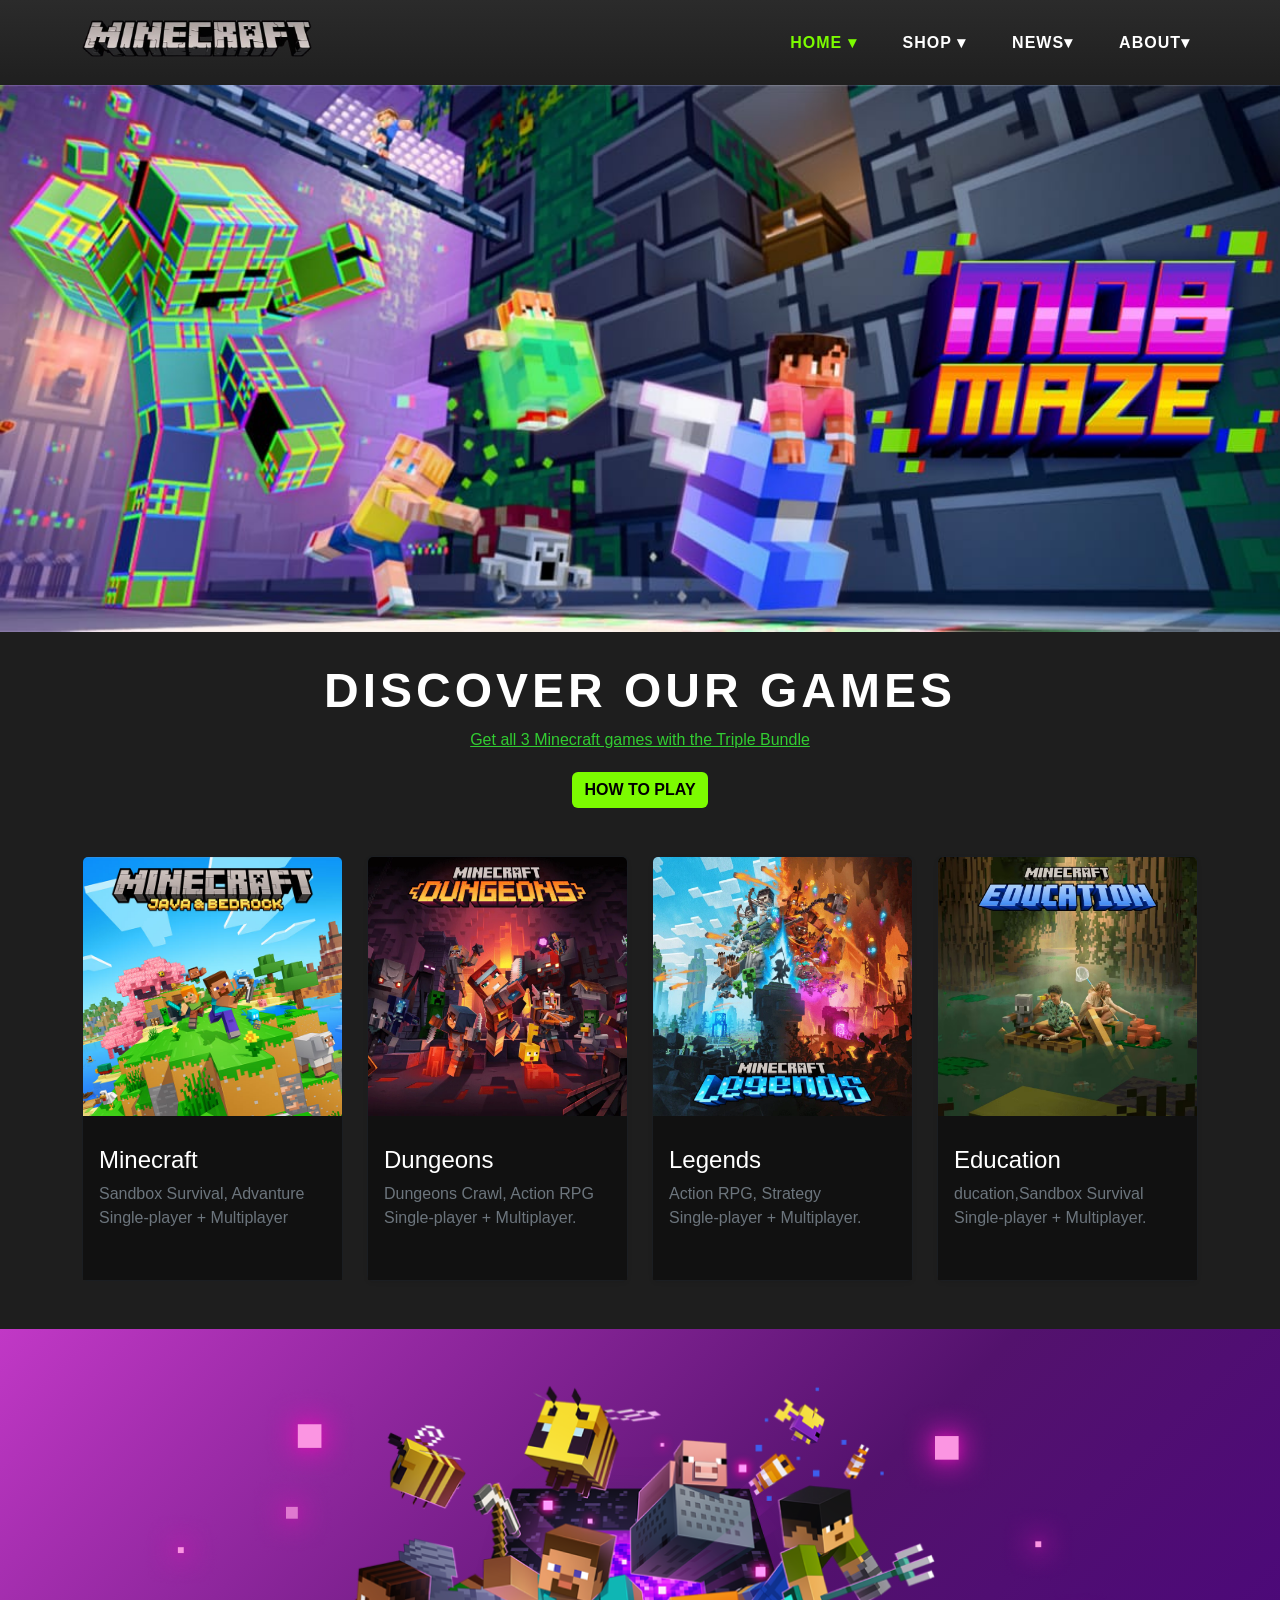
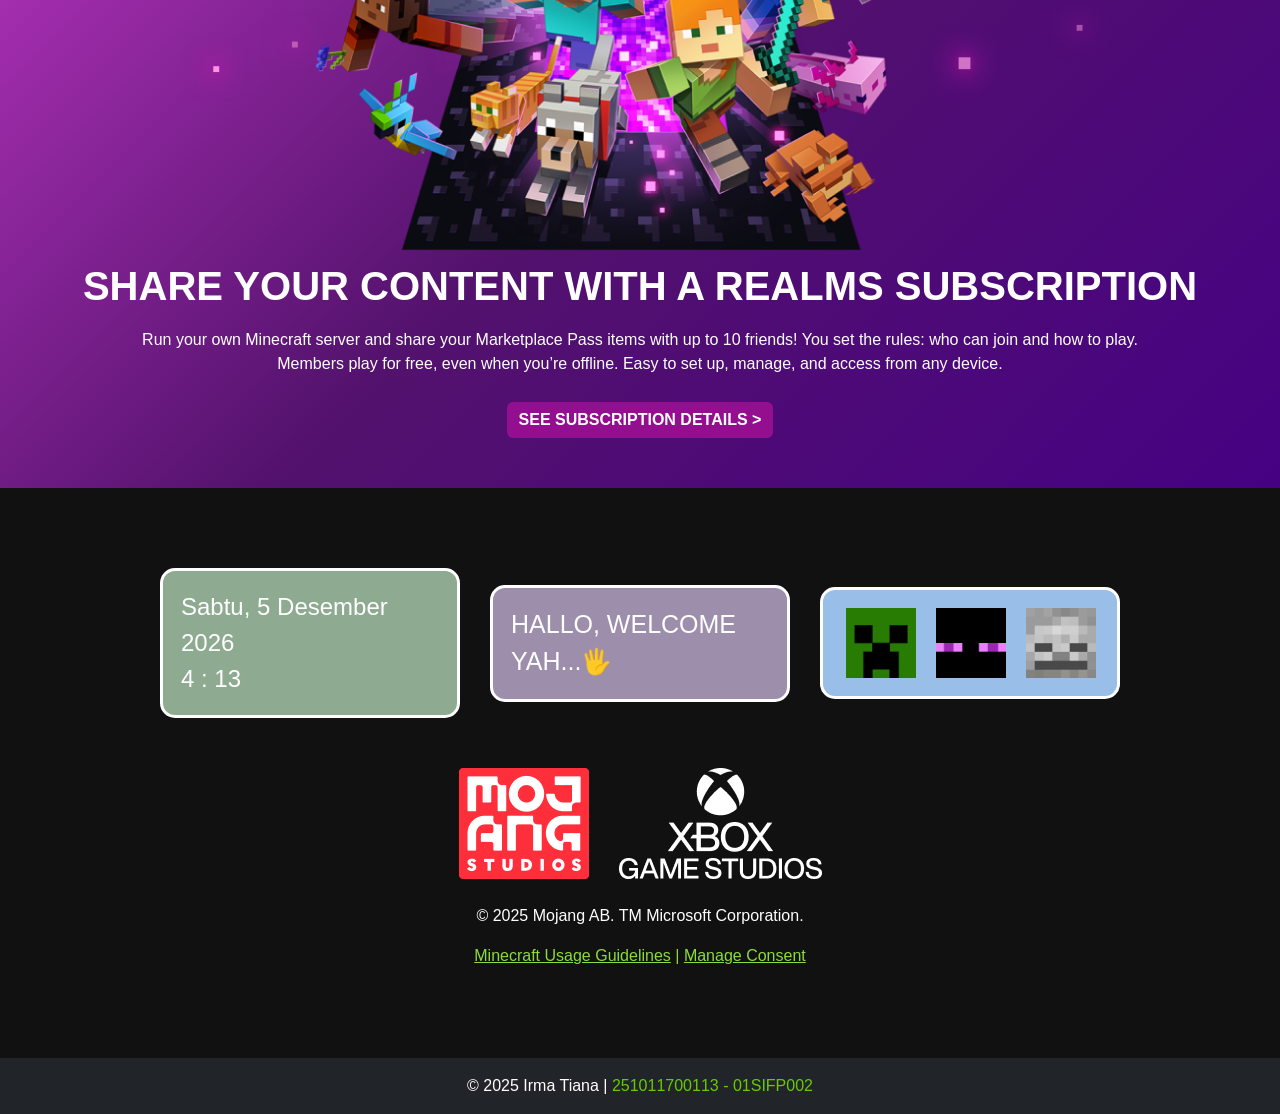
<file: index.html>
<!DOCTYPE html>
<html lang="id">
<head>
    <meta charset="UTF-8">
    <meta name="viewport" content="width=device-width, initial-scale=1.0">
    <title>Website Sederhana Bootstrap</title>
    <link rel="stylesheet" href="bar.css">
    <link href="https://cdn.jsdelivr.net/npm/bootstrap@5.3.3/dist/css/bootstrap.min.css" rel="stylesheet">
    <style>
        body {
            background-color: #1e1e1e;
            font-family: ystem-ui, -apple-system, BlinkMacSystemFont, 'Segoe UI', Roboto, Oxygen, Ubuntu, Cantarell, 'Open Sans', 'Helvetica Neue', sans-serif;
        }
        .navbar-nav .nav-link.active {
            color: #7CFC00;
        }
        .villager {
            width: 100%;   
            position: relative;
            overflow: hidden;
        }
        .villager2 {
            width: 100%;   
            position: relative;
            overflow: hidden;
            background: linear-gradient(135deg, #c138c6, #53126d, #460183);
            color: #ffffff;
            padding: clamp(20px, 5vw, 50px);
        }

        .villager img {
            width: 100%;
            object-fit: cover;  
        }
        .villager2 img {
            width: 100%;
            max-width: 100%;
            display: block;
        }

            
        .villager-content h1 {
            font-family: 'Minecraft', sans-serif;
            font-size: clamp(24px, 5vw, 48px);
            letter-spacing: 4px;
            padding-top: 30px;
            text-transform: uppercase;
        }
        .villager-content .btn {
            margin-top: 20px;
            font-family: Arial, Helvetica, sans-serif;
        }
        .btn-minecraft {
            background-color: #7CFC00;
            color: #000;
            border: none;
            font-weight: bold;
        }
        .btn-minecraft:hover {
            background-color: #66cc00;
            color: #000;
        }
        .btn2-minecraft {
            background-color: #940f90;
            color: #000;
            border: none;
            font-weight: bold;
            color: #ffffff;
        } 
        .btn2-minecraft:hover {
            background-color: #721276;
            color: #000;
            color: #ffffff;
        }
        .card-text {
            text-decoration: none;
        }

       /* animasi */
        .card-game {
            max-width: 280px;
            margin: auto;
            transition: transform 0.3s;
        }
        .card-game:hover {
            transform: scale(1.03);
        }

        .card-body {
            background: #111;
            color: #ffffff;
            padding-top: 30px;
            padding-bottom: 50px;
        }

        @media (max-width: 768px) {

        /* Kurangi padding section */
        .villager2 {
            padding: 25px;
            text-align: center;
        }

        .villager-content h1 {
            font-size: 28px;
            letter-spacing: 2px;
        }
        .villager-content .btn {
            width: 100%;
            max-width: 260px;
        }
        .villager img,
        .villager2 img {
            width: 100%;
            height: auto;
        }
        .card-game {
            max-width: 90%;
        }
        }

    </style>
</head>
<body>

<nav class="navbar navbar-expand-lg navbar-dark">
    <div class="container">
        <a class="navbar-brand" href="#">
            <img src="Bootstarp/minecrat.png" width="230" alt="Minecraft Logo">
        </a>
        <button class="navbar-toggler" type="button" data-bs-toggle="collapse"
            data-bs-target="#menu">
            <span class="navbar-toggler-icon"></span>
        </button>

        <div class="collapse navbar-collapse" id="menu">
            <ul class="navbar-nav ms-auto align-items-center">
                  <li class="nav-item"><a class="nav-link active" href="index.html">HOME ▾</a></li>
                  <li class="nav-item"><a class="nav-link" href="shop.html">SHOP ▾</a></li>
                  <li class="nav-item"><a class="nav-link" href="news.html">NEWS▾</a></li>
                  <li class="nav-item"><a class="nav-link" href="about.html">ABOUT▾</a></li>
              </ul>
        </div>

    </div>
</nav>

<section class="villager">
    <img src="Bootstarp/MobMaze_.Net_1170x500.png" alt="Background">

    <div class="villager-content text-center text-white">
        <h1><b>DISCOVER OUR GAMES</b></h1>
        <a href="getall3.html" style="color: limegreen;">Get all 3 Minecraft games with the Triple Bundle</a><br>
        <a href="games.html" class="btn btn-minecraft"><b>HOW TO PLAY</b></a>
    </div>
</section>

<!--4 minecraft-->
<div class="container my-5">
    <div class="row justify-content-center g-4">
        
        <div class="col-md-4 col-lg-3">
            <div class="card bg-dark card-game">
                <img src="Bootstarp/java.png" class="card-img-top img-card" alt="Java">
                <div class="card-body">
                    <h4 class="card-title text-white">Minecraft</h4>
                    <a href="https://www.minecraft.net/en-us/store/minecraft-java-bedrock-edition-pc?tabs={%22details%22%3A0}"  class="card-text text-secondary">Sandbox Survival, Advanture<br> Single-player + Multiplayer</a>
                </div>
            </div>
        </div>

        <div class="col-md-4 col-lg-3">
            <div class="card bg-dark shadow-sm card-game">
                <img src="Bootstarp/games_MC-Dungeons-.png" class="card-img-top img-card" alt="Dungeons">
                <div class="card-body">
                    <h4 class="card-title text-white">Dungeons</h4>
                    <a href="https://www.minecraft.net/en-us/store/minecraft-dungeons" class="card-text text-secondary">Dungeons Crawl, Action RPG<br> Single-player + Multiplayer.</a>
                </div>
            </div>
        </div>

        <div class="col-md-4 col-lg-3">
            <div class="card bg-dark shadow-sm card-game">
                <img src="Bootstarp/games_MC-Legends-.png" class="card-img-top img-card" alt="Legends">
                <div class="card-body">
                    <h4 class="card-title text-white">Legends</h4>
                    <a href="https://www.minecraft.net/en-us/store/legends-standard-edition" class="card-text text-secondary">Action RPG, Strategy <br> Single-player + Multiplayer.</a>
                </div>
            </div>
        </div>

        <div class="col-md-4 col-lg-3">
            <div class="card bg-dark shadow-sm card-game">
                <img src="Bootstarp/games_MC-Education-.png" class="card-img-top img-card" alt="Education">
                <div class="card-body">
                    <h4 class="card-title text-white">Education</h4>
                    <a href="https://education.minecraft.net/en-us" class="card-text text-secondary">ducation,Sandbox Survival<br> Single-player + Multiplayer.</a>
                </div>
            </div>
        </div>

    </div>
</div>

<section class="villager2">
    <img src="Bootstarp/Marketplace-Pass_Media-Block-Image-0_Realms_1200x480.png" alt="Background">

    <div class="village2r-content text-center text-white">
        <h1 style="padding-top: 10px;"><b>SHARE YOUR CONTENT WITH A REALMS SUBSCRIPTION </b></h1>
        <P style="padding-top: 10px; padding-bottom: 10px;">Run your own Minecraft server and share your Marketplace Pass items with up to 10 friends! You set the rules: who can join and how to play.<br> Members play for free, even when you’re offline. Easy to set up, manage, and access from any device.</P>
        <a href="https://www.minecraft.net/en-us/realms" class="btn btn2-minecraft">SEE SUBSCRIPTION DETAILS > </a>
    </div>
</section>

<!--dark bg java-->
  <div class="card-body">
    <div class="card-script">
        <div class="card-border">
            <script>
                var waktu = new Date();
                var jam = waktu.getHours();
                var menit = waktu.getMinutes();
                var namaHari = new Array("Minggu", "Senin", "Selasa", "Rabu", "Kamis", "Jum'at", "Sabtu");
                var hari = waktu.getDay();
                var namaBulan = new Array("Januari", "Februari", "Maret", "April", "Mei", "Juni", "Juli", "Agustus", "September", "Oktober", "November", "Desember");
                var bulan = waktu.getMonth();
                var tgl = waktu.getDate();
                var tahun = waktu.getFullYear();
                
                document.write(namaHari[hari] + ", " + tgl + " " + namaBulan[bulan] + " " + tahun);
                document.write("<br>");
                document.write(" " + jam + " : " + menit);
        </script>
        </div>

        <div class="card-border2">
            <script>
                if (jam <= 9) {
                    document.write("HALLO, WELCOME YAH...🖐️");
                } else if (jam <= 14) {
                    document.write("AYO BERMAIN MINECRAFT🫡😶‍🌫️");
                } else if (jam <= 18) {
                    document.write("KEMBANGKAN KREATIFITAS🖐️");
                } else {
                    document.write("MARI KITA BEKERJASAMA!!..");
                }

                document.write("<br>");
            </script>
        </div>

        <div class="card-border3">
           <img src="Bootstarp/creeper .jpg" width="70" alt="">
           <img src="Bootstarp/Pixilart - Enderman head.jpg" width="70" alt="">
           <img src="Bootstarp/curiosities  of minecraft, part 1_10_the skeleton and its characteristics Minecraft Blog.jpg" width="70" alt="">
        </div>
    </div>
    <div class="card-mojang">
        <img src="Bootstarp/Mojang2020Logo.png" alt="">
        <img src="Bootstarp/Logo_Xbox_Game_Studio.png" alt="">
    </div>
    <div style="text-align: center; margin-top: 25px;">
        <footer class="footer" style="margin-bottom: 40px;">
            <p class="footer-text">
                © 2025 Mojang AB. TM Microsoft Corporation.
            </p>
            <div class="footer-links">
                <a href="https://www.minecraft.net/en-us/usage-guidelines" style="color: #8bdc3b;">Minecraft Usage Guidelines</a>
                <span style="color: #8bdc3b;">|</span>
                <a href="#" style="color: #8bdc3b;">Manage Consent</a>
            </div>
        </footer>
    </div>
</div>


<footer class="bg-dark text-white text-center p-3">
    © 2025 Irma Tiana | <span style="color: #66cc00;">251011700113 - 01SIFP002 </span>
</footer>
<script src="https://cdn.jsdelivr.net/npm/bootstrap@5.3.3/dist/js/bootstrap.bundle.min.js"></script>
</body>
</html>
</file>
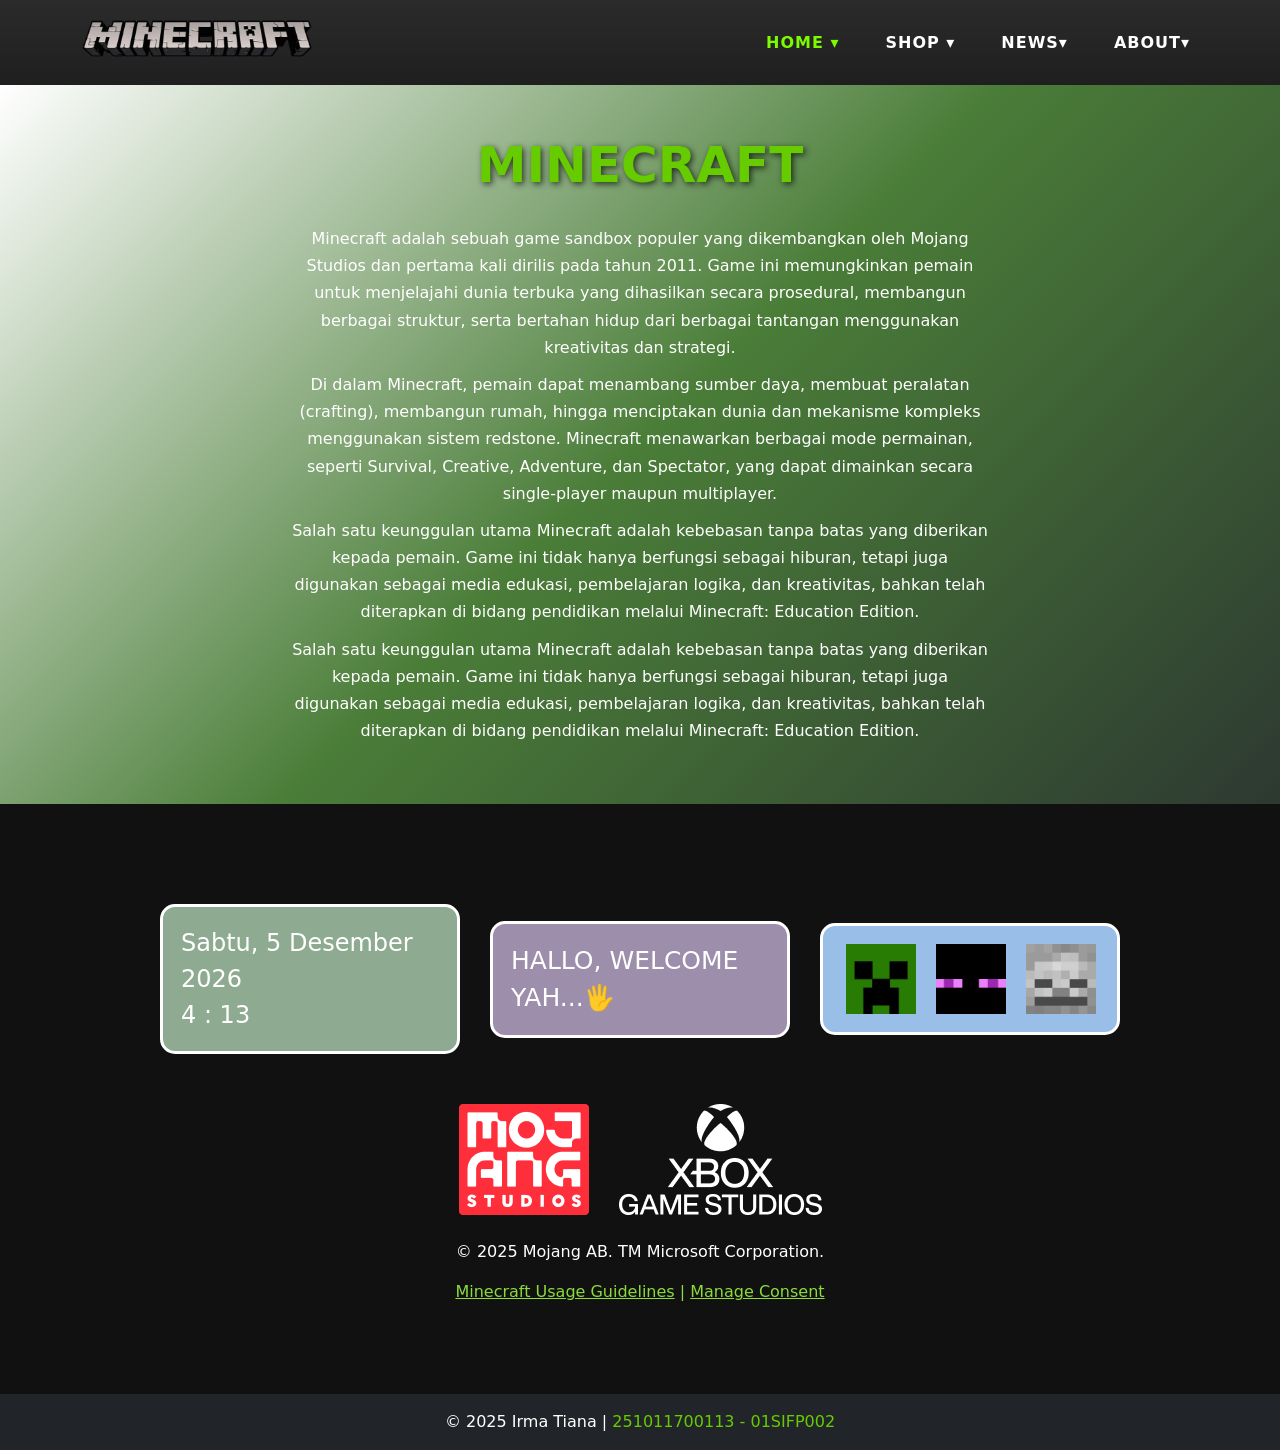
<file: about.html>
<!DOCTYPE html>
<html lang="en">
<head>
    <meta charset="UTF-8">
    <meta name="viewport" content="width=device-width, initial-scale=1.0">
    <title>About</title>
    <link rel="stylesheet" href="bar.css">
    <link href="https://cdn.jsdelivr.net/npm/bootstrap@5.3.3/dist/css/bootstrap.min.css" rel="stylesheet">
    <style>
    body {
        background: #111;
        color: #fceb00;
        font-family: system-ui, -apple-system, BlinkMacSystemFont,'Segoe UI', Roboto, Oxygen, Ubuntu, Cantarell,'Open Sans', 'Helvetica Neue', sans-serif;
    }

    .navbar-nav .nav-link.active {
        color: #7CFC00;
    }

    .card-about {
        background: linear-gradient(135deg, #ffffff, #4a7d38, #2d3931);
        color: #000;
        text-align: center;
        padding: 50px 20px;
    }

    .card-about h1 {
        font-size: 50px;
        margin-bottom: 30px;
        color: #66cc00;
        text-shadow: 2px 2px 6px rgba(0, 0, 0, 0.7);
    }

    .card-about p {
        max-width: 700px;
        margin: 0 auto;
        color: #ffffff;
        line-height: 1.7;
        font-size: 16px;
        margin-bottom: 10px;
    }

    /* FOOTER */
    .card-body {
        background: #111;
        color: #ffffff;
        padding: 50px 0;
    }

    /* RESPONSIVE */
    @media (max-width: 768px) {
        .card-about h1 {
            font-size: 36px;
        }

        .card-about p {
            font-size: 15px;
            padding: 0 10px;
        }
    }

    </style>
</head>
<body>
    <!--BAR-->
  <nav class="navbar navbar-expand-lg navbar-dark">
      <div class="container">
          <a class="navbar-brand" href="#">
              <img src="Bootstarp/minecrat.png" width="230" alt="Minecraft Logo">
          </a>
          <button class="navbar-toggler" type="button" data-bs-toggle="collapse"
              data-bs-target="#menu">
              <span class="navbar-toggler-icon"></span>
          </button>

          <div class="collapse navbar-collapse" id="menu">
              <ul class="navbar-nav ms-auto align-items-center">
                  <li class="nav-item"><a class="nav-link active" href="index.html">HOME ▾</a></li>
                  <li class="nav-item"><a class="nav-link" href="shop.html">SHOP ▾</a></li>
                  <li class="nav-item"><a class="nav-link" href="news.html">NEWS▾</a></li>
                   <li class="nav-item"><a class="nav-link" href="about.html">ABOUT▾</a></li>
              </ul>
          </div>
      </div>
  </nav>

 <!--about-->
<div class="card-about">
    <h1><b>MINECRAFT</b></h1>

    <P>Minecraft adalah sebuah game sandbox populer yang dikembangkan oleh Mojang Studios dan pertama kali dirilis pada tahun 2011. Game ini memungkinkan pemain untuk menjelajahi dunia terbuka yang dihasilkan secara prosedural, membangun berbagai struktur, serta bertahan hidup dari berbagai tantangan menggunakan kreativitas dan strategi.</P>

   <P> Di dalam Minecraft, pemain dapat menambang sumber daya, membuat peralatan (crafting), membangun rumah, hingga menciptakan dunia dan mekanisme kompleks menggunakan sistem redstone. Minecraft menawarkan berbagai mode permainan, seperti Survival, Creative, Adventure, dan Spectator, yang dapat dimainkan secara single-player maupun multiplayer.</P>

    <P>Salah satu keunggulan utama Minecraft adalah kebebasan tanpa batas yang diberikan kepada pemain. Game ini tidak hanya berfungsi sebagai hiburan, tetapi juga digunakan sebagai media edukasi, pembelajaran logika, dan kreativitas, bahkan telah diterapkan di bidang pendidikan melalui Minecraft: Education Edition.</P>

    <P>Salah satu keunggulan utama Minecraft adalah kebebasan tanpa batas yang diberikan kepada pemain. Game ini tidak hanya berfungsi sebagai hiburan, tetapi juga digunakan sebagai media edukasi, pembelajaran logika, dan kreativitas, bahkan telah diterapkan di bidang pendidikan melalui Minecraft: Education Edition.</P>
</div>



  <!--dark bg java-->
  <div class="card-body">
    <div class="card-script">
        <div class="card-border">
            <script>
                var waktu = new Date();
                var jam = waktu.getHours();
                var menit = waktu.getMinutes();
                var namaHari = new Array("Minggu", "Senin", "Selasa", "Rabu", "Kamis", "Jum'at", "Sabtu");
                var hari = waktu.getDay();
                var namaBulan = new Array("Januari", "Februari", "Maret", "April", "Mei", "Juni", "Juli", "Agustus", "September", "Oktober", "November", "Desember");
                var bulan = waktu.getMonth();
                var tgl = waktu.getDate();
                var tahun = waktu.getFullYear();
                
                document.write(namaHari[hari] + ", " + tgl + " " + namaBulan[bulan] + " " + tahun);
                document.write("<br>");
                document.write(" " + jam + " : " + menit);
        </script>
        </div>

        <div class="card-border2">
            <script>
                if (jam <= 9) {
                    document.write("HALLO, WELCOME YAH...🖐️");
                } else if (jam <= 14) {
                    document.write("AYO BERMAIN MINECRAFT🫡😶‍🌫️");
                } else if (jam <= 18) {
                    document.write("KEMBANGKAN KREATIFITAS🖐️");
                } else {
                    document.write("MARI KITA BEKERJASAMA!!..");
                }

                document.write("<br>");
            </script>
        </div>

        <div class="card-border3">
            <img src="Bootstarp/creeper .jpg" width="70" alt="">
            <img src="Bootstarp/Pixilart - Enderman head.jpg" width="70" alt="">
            <img src="Bootstarp/curiosities  of minecraft, part 1_10_the skeleton and its characteristics Minecraft Blog.jpg" width="70" alt="">
        </div>
    </div>
    <div class="card-mojang">
        <img src="Bootstarp/Mojang2020Logo.png" alt="">
        <img src="Bootstarp/Logo_Xbox_Game_Studio.png" alt="">
    </div>
    <div style="text-align: center; margin-top: 25px;">
        <footer class="footer" style="margin-bottom: 40px;">
            <p class="footer-text">
                © 2025 Mojang AB. TM Microsoft Corporation.
            </p>
            <div class="footer-links">
                <a href="https://www.minecraft.net/en-us/usage-guidelines" style="color: #8bdc3b;">Minecraft Usage Guidelines</a>
                <span style="color: #8bdc3b;">|</span>
                <a href="#" style="color: #8bdc3b;">Manage Consent</a>
            </div>
        </footer>
    </div>
</div>

<footer class="bg-dark text-white text-center p-3">
    © 2025 Irma Tiana | <span style="color: #66cc00;">251011700113 - 01SIFP002</span>
</footer>
<script src="https://cdn.jsdelivr.net/npm/bootstrap@5.3.3/dist/js/bootstrap.bundle.min.js"></script>
</body>
</html>
</file>
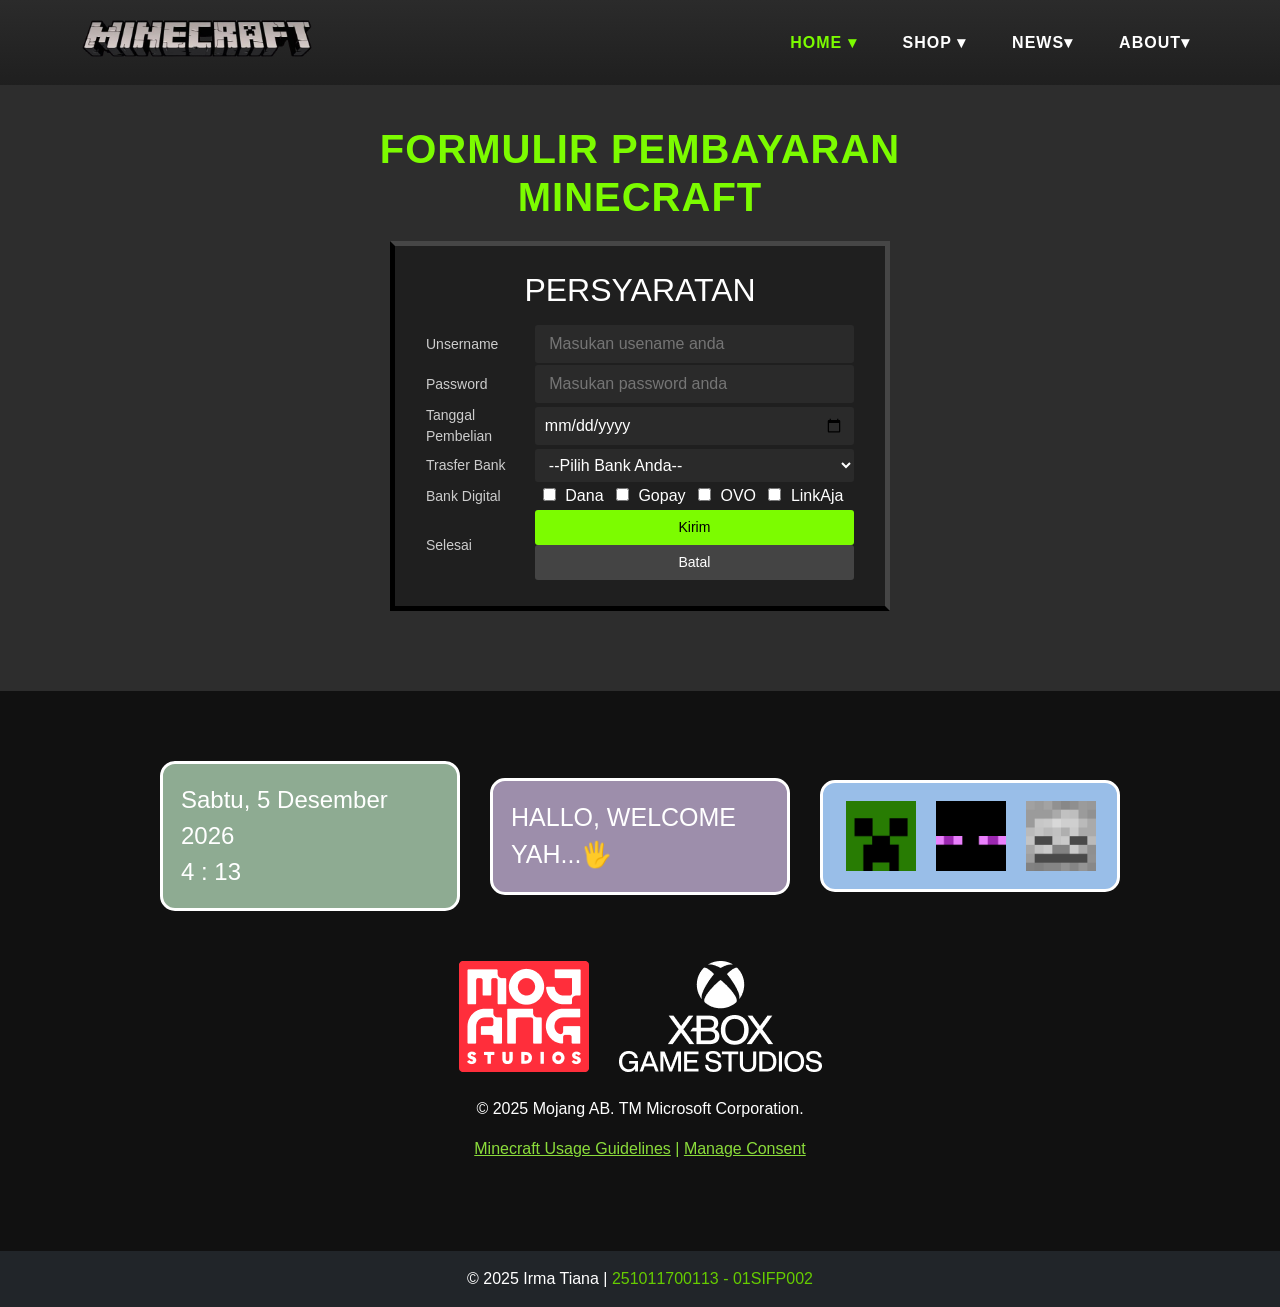
<file: formulir-pmbyrn.html>
<!DOCTYPE html>
<html lang="en">
<head>
    <meta charset="UTF-8">
    <meta name="viewport" content="width=device-width, initial-scale=1.0">
    <title>Formulir Pembayaran</title>
    <link rel="stylesheet" href="bar.css">
    <link rel="stylesheet" href="formuli.css">
    <link href="https://cdn.jsdelivr.net/npm/bootstrap@5.3.3/dist/css/bootstrap.min.css" rel="stylesheet">
    <style>
        body {
            background: #2d2d2d;                                       
            color: #ffffff;
            font-family: ystem-ui, -apple-system, BlinkMacSystemFont, 'Segoe UI', Roboto, Oxygen, Ubuntu, Cantarell, 'Open Sans', 'Helvetica Neue', sans-serif;
        }
        .navbar-nav .nav-link.active {
            color: #7CFC00;
        }

        .card-body {
            background: #111;
            color: #ffffff;
            padding-top: 20px;
            padding-bottom: 50px;
        }

    </style>
</head>
<body>

<!--BAR-->
  <nav class="navbar navbar-expand-lg navbar-dark">
      <div class="container">
          <a class="navbar-brand" href="#">
              <img src="Bootstarp/minecrat.png" width="230" alt="Minecraft Logo">
          </a>
          <button class="navbar-toggler" type="button" data-bs-toggle="collapse"
              data-bs-target="#menu">
              <span class="navbar-toggler-icon"></span>
          </button>

          <div class="collapse navbar-collapse" id="menu">
              <ul class="navbar-nav ms-auto align-items-center">
                  <li class="nav-item"><a class="nav-link active" href="index.html">HOME ▾</a></li>
                  <li class="nav-item"><a class="nav-link" href="shop.html">SHOP ▾</a></li>
                  <li class="nav-item"><a class="nav-link" href="news.html">NEWS▾</a></li>
                   <li class="nav-item"><a class="nav-link" href="about.html">ABOUT▾</a></li>
              </ul>
          </div>
      </div>
  </nav>

<!--Formulir-->
<div class="card-h1">
    <h1><b>FORMULIR PEMBAYARAN <br>MINECRAFT</b></h1>
</div>
        <div class="card-bg">
            <h2 style="text-align: center; margin-bottom: 15px; color: white;">PERSYARATAN</h2>
            <form method="post" onsubmit="showModal(event)">
            <table style="margin: 0 auto; text-align: left;">
                <tr>
                    <td>Unsername</td>
                    <td>
                        <input type="text" name="nama" size="48" placeholder=" Masukan usename anda" required>
                    </td>
                </tr>
                <tr>
                    <td>Password</td>
                    <td>
                        <input type="password" name="pw" size="48" placeholder=" Masukan password anda" required>
                    </td>
                </tr>
                <tr>
                    <td>Tanggal Pembelian</td>
                    <td>
                        <input type="date" name="tgl" required>
                    </td>
                </tr>
                <tr>
                    <td>Trasfer Bank</td>
                    <td>
                    <select name="Kewarganegaraan">
                            <option>--Pilih Bank Anda--</option>
                            <option>BNI</option>
                            <option>BRI</option>
                            <option>BCA</option>
                            <option>Mandiri</option>
                    </select>
                    </td>
                </tr>
                <tr>
                    <td>Bank Digital</td>
                    <td>
                        <input type="checkbox" name="jk" value="Laki-laki"> Dana
                        <input type="checkbox" name="jk" value="perempuan"> Gopay
                        <input type="checkbox" name="jk" value="Cerai"> OVO
                        <input type="checkbox" name="jk" value="Lainnya"> LinkAja
                    </td>
                </tr>
                <tr>
                <td>Selesai</td>
                <td colspan="2">
                    <input type="submit" name="submit" value="Kirim">
                    <input type="reset" name="reset" value="Batal">
                </td>
            </table>
        </form>
    </div>

    <!-- Modal Overlay -->
    <div id="successModal" class="modal-overlay">
        <div class="modal-box">
            <div class="modal-header">
                <span class="modal-icon">🫡</span>
                <strong>irmtyan.</strong>
            </div>
            <p>Terima kasih! Transaksi Anda Telah Berhasil.<br></p>
            <div class="modal-actions">
                <button onclick="closeModal()">OK</button>
            </div>
        </div>
    </div>

    <script>
        function showModal(e) {
            e.preventDefault(); // stop reload
            document.getElementById("successModal").style.display = "flex";
        }

        function closeModal() {
            document.getElementById("successModal").style.display = "none";
        }
    </script>

 <!--dark bg java-->
  <div class="card-body">
    <div class="card-script">
        <div class="card-border">
            <script>
                var waktu = new Date();
                var jam = waktu.getHours();
                var menit = waktu.getMinutes();
                var namaHari = new Array("Minggu", "Senin", "Selasa", "Rabu", "Kamis", "Jum'at", "Sabtu");
                var hari = waktu.getDay();
                var namaBulan = new Array("Januari", "Februari", "Maret", "April", "Mei", "Juni", "Juli", "Agustus", "September", "Oktober", "November", "Desember");
                var bulan = waktu.getMonth();
                var tgl = waktu.getDate();
                var tahun = waktu.getFullYear();
                
                document.write(namaHari[hari] + ", " + tgl + " " + namaBulan[bulan] + " " + tahun);
                document.write("<br>");
                document.write(" " + jam + " : " + menit);
        </script>
        </div>

        <div class="card-border2">
            <script>
                if (jam <= 9) {
                    document.write("HALLO, WELCOME YAH...🖐️");
                } else if (jam <= 14) {
                    document.write("AYO BERMAIN MINECRAFT🫡😶‍🌫️");
                } else if (jam <= 18) {
                    document.write("KEMBANGKAN KREATIFITAS🖐️");
                } else {
                    document.write("MARI KITA BEKERJASAMA!!..");
                }

                document.write("<br>");
            </script>
        </div>

        <div class="card-border3">
            <img src="Bootstarp/creeper .jpg" width="70" alt="">
            <img src="Bootstarp/Pixilart - Enderman head.jpg" width="70" alt="">
            <img src="Bootstarp/curiosities  of minecraft, part 1_10_the skeleton and its characteristics Minecraft Blog.jpg" width="70" alt="">
        </div>
    </div>
    <div class="card-mojang">
        <img src="Bootstarp/Mojang2020Logo.png" alt="">
        <img src="Bootstarp/Logo_Xbox_Game_Studio.png" alt="">
    </div>
    <div style="text-align: center; margin-top: 25px;">
        <footer class="footer" style="margin-bottom: 40px;">
            <p class="footer-text">
                © 2025 Mojang AB. TM Microsoft Corporation.
            </p>
            <div class="footer-links">
                <a href="https://www.minecraft.net/en-us/usage-guidelines" style="color: #8bdc3b;">Minecraft Usage Guidelines</a>
                <span style="color: #8bdc3b;">|</span>
                <a href="#" style="color: #8bdc3b;">Manage Consent</a>
            </div>
        </footer>
    </div>
</div>

<footer class="bg-dark text-white text-center p-3">
    © 2025 Irma Tiana | <span style="color: #66cc00;">251011700113 - 01SIFP002</span>
</footer>
<script src="https://cdn.jsdelivr.net/npm/bootstrap@5.3.3/dist/js/bootstrap.bundle.min.js"></script>
</body>
</html>
</file>
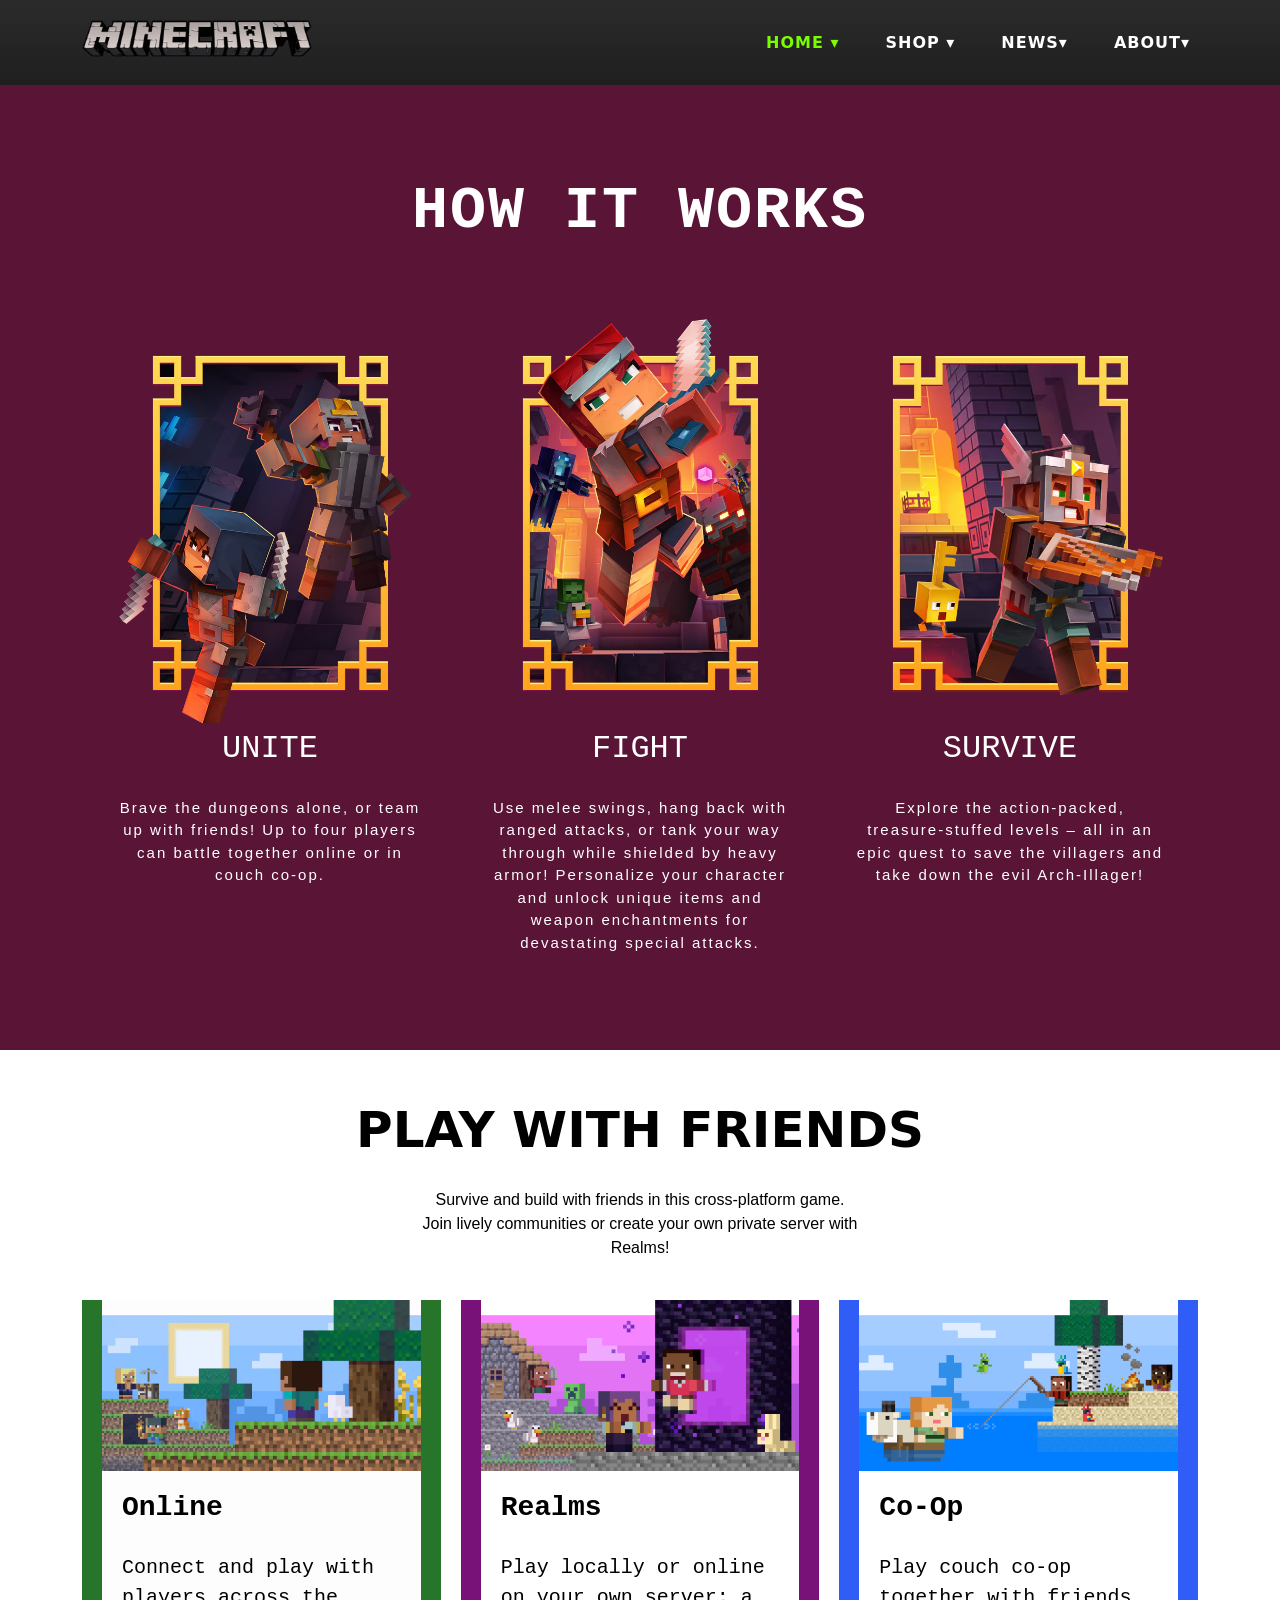
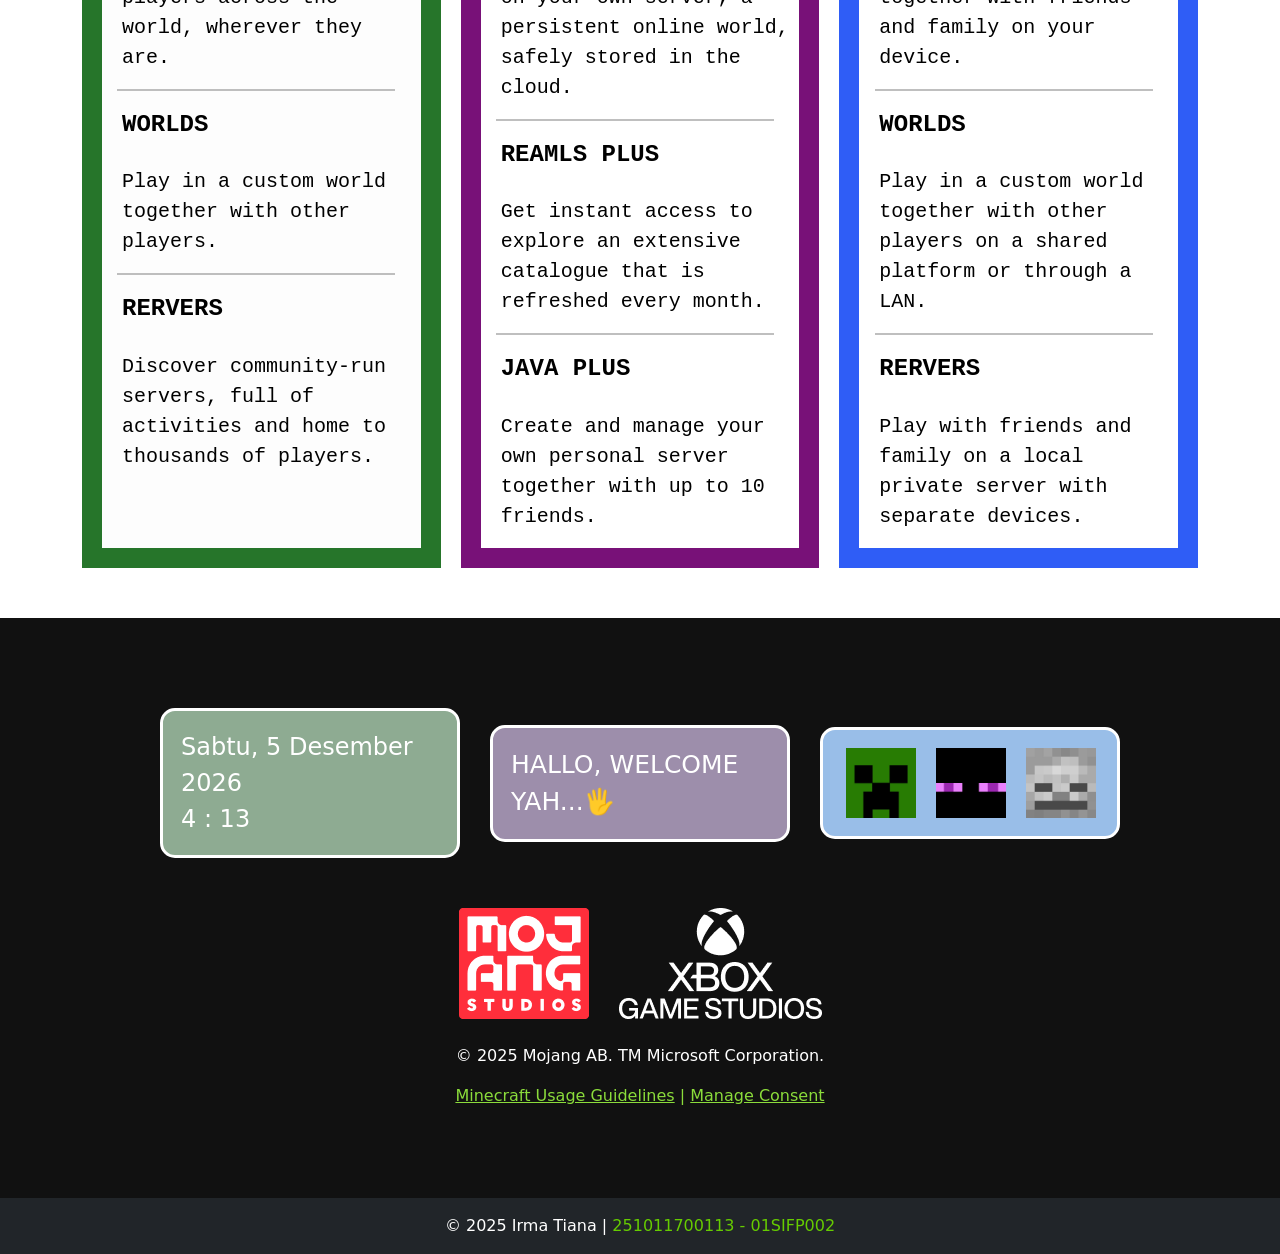
<file: games.html>
<!DOCTYPE html>
<html lang="en">
<head>
    <meta charset="UTF-8">
    <meta name="viewport" content="width=device-width, initial-scale=1.0">
    <title>Document</title>
    <link rel="stylesheet" href="bar.css">
    <link href="https://cdn.jsdelivr.net/npm/bootstrap@5.3.0/dist/css/bootstrap.min.css" rel="stylesheet">
     <style>
        body {
          background: #ffffff;                                       
          color: rgb(0, 0, 0);
          font-family: system-ui, -apple-system; 
        }
       .navbar-nav .nav-link.active {
            color: #7CFC00;
        }
        h1 {
            padding-top: 50px;
            text-align: center;
            font-size: 50px;
        }

        
        .card-red {
            margin: 0;
            background: #5a1436;
            font-family: 'Press Start 2P', monospace; 
        }

        .how-it-works {
            text-align: center;
            padding: 60px 20px;
            color: white;
        }

        .how-it-works h1 {
            font-size: 60px;
            padding-top: 30px;
            margin-bottom: 50px;
            letter-spacing: 2px;
        }

        .cards {
            display: flex;
            justify-content: center;
            gap: 20px;
        }

        .card {
            border: NONE;
            background: none;
            width: 350px;
            padding: 20px;
            color: hsl(0, 0%, 100%);
        }

        .card img {
            width: 100%;
        }

        .card p {
            margin-top: 20px;
            font-size: 15px;
            letter-spacing: 2px;
            font-family:  Arial, Helvetica, sans-serif;
        }
        .foto-container {
            display: flex;
            gap: 20px;
            font-family: 'Press Start 2P', monospace;
        }


        .card-game img {
             width: 100%; 
        }

        .borde123 {
            padding-right: 10px;
        }
        .borde123 hr {
            display: block;
            width: 90%;              
            height: 2px;
            background: #000;
            border: none;
            margin: 0 auto;        
        }

         /*Foto 1*/ 
         .left-content{
            flex: 1; 
            background: #fcfcfc9a;border-right: 20px solid #26752a;
            border-left: 20px solid #26752a; 
            border-bottom: 20px solid #26752a;
            margin-bottom: 50px; 
        } 
        /*Foto 2*/ 
        .center-content{ 
            flex: 1; background: #ffffff9a;
             border-right: 20px solid #781178; 
             border-left: 20px solid #781178; 
             border-bottom: 20px solid #781178;
             margin-bottom: 50px; 
            } 
        /*Foto 3*/
        .right-content {
            flex: 1; background: #ffffff9a; 
            border-right: 20px solid #2f5df6; 
            border-left: 20px solid #2f5df6; 
            border-bottom: 20px solid #2f5df6;
            margin-bottom: 50px; 
        } 

        /*Footer*/
        .card-body {
            background: #111;
            color: #ffffff;
            padding-top: 40px;
            padding-bottom: 50px;
        }

        @media (max-width: 768px) {
            .cards,
            .foto-container {
                flex-direction: column;
            }

            .card {
                width: 100%;
            }
        }

     </style>
</head>
<body>
<!--BAR-->
    <nav class="navbar navbar-expand-lg navbar-dark">
        <div class="container">
            <a class="navbar-brand" href="#">
                <img src="Bootstarp/minecrat.png" width="230" alt="Minecraft Logo">
            </a>
            <button class="navbar-toggler" type="button" data-bs-toggle="collapse"
                data-bs-target="#menu">
                <span class="navbar-toggler-icon"></span>
            </button>

            <div class="collapse navbar-collapse" id="menu">
                <ul class="navbar-nav ms-auto align-items-center">
                  <li class="nav-item"><a class="nav-link active" href="index.html">HOME ▾</a></li>
                  <li class="nav-item"><a class="nav-link" href="shop.html">SHOP ▾</a></li>
                  <li class="nav-item"><a class="nav-link" href="news.html">NEWS▾</a></li>
                   <li class="nav-item"><a class="nav-link" href="about.html">ABOUT▾</a></li>
              </ul>
            </div>
        </div>
    </nav>

<!--dark bg-->
<div class="card-red">
    <section class="how-it-works">
    
        <h1><b>HOW IT WORKS</b></h1>

        <div class="cards">
            <div class="card">
                <img src="Bootstarp/MinecraftDungeon_Unite_600x800.jpg" alt="Unite">
                <h2>UNITE</h2>
                <p>Brave the dungeons alone, or team up with friends! Up to four players can battle together online or in couch co-op.</p>
            </div>

            <div class="card">
                <img src="Bootstarp/MinecraftDungeon_Fight_600x800.jpg" alt="Fight">
                <h2>FIGHT</h2>
                <p>Use melee swings, hang back with ranged attacks, or tank your way through while shielded by heavy armor! Personalize your character and unlock unique items and weapon enchantments for devastating special attacks.</p>
            </div>

            <div class="card">
                <img src="Bootstarp/MinecraftDungeon_Survive_600x800.jpg" alt="Survive">
                <h2>SURVIVE</h2>
                <p>Explore the action-packed, treasure-stuffed levels – all in an epic quest to save the villagers and take down the evil Arch-Illager!</p>
            </div>
        </div>
    </section>
</div>

    <!--white bg-->
        <div class="container">
            <h1><b>PLAY WITH FRIENDS</b></h1>
            <p style="text-align: center; padding-top: 20px; font-family: Arial, Helvetica, sans-serif; margin-bottom: 40px;">Survive and build with friends in this cross-platform game.<br> Join lively communities or create your own private server with <br> Realms!</p>
                
        <!--Foto 1--> 
            <div class="foto-container"> 
                <div class="left-content"> 
                    <div class="card-game"> 
                        <img src="Bootstarp/Play_With_Friends_Online.png" alt="Minecraft"> 
                    </div> 
                        <div class="borde123">
                            <h3 class="title" style="padding: 20px;"><b>Online</b></h3> 
                            <p style="margin-left: 20px; font-size: 20px; "> Connect and play with players across the world, wherever they are.</p> 
                        <hr style="height:2px; background:#000000;">
                            <h4 class="title" style="padding: 20px;"><b>WORLDS</b></h4>
                            <p style="margin-left: 20px; font-size: 20px; ">Play in a custom world together with other players.</p> 
                        <hr>
                            <h4 class="title" style="padding: 20px;"><b>RERVERS</b></h4>
                            <p style="margin-left: 20px; font-size: 20px; "> Discover community-run servers, full of activities and home to thousands of players.</p> 
                        </div>
                </div> 
        <!--Foto 2--> 
            <div class="center-content"> 
                <div class="card-game"> 
                     <img src="Bootstarp/Play_With_Friends_Realms.png" alt="Minecraft">
                </div> 
                <div class="borde123">
                    <h3 class="title" style="padding: 20px;"><b>Realms </b></h3> 
                        <p style="margin-left: 20px; font-size: 20px; "> Play locally or online on your own server; a persistent online world, safely stored in the cloud.</p> 
                    <hr>
                        <h4 class="title" style="padding: 20px;"><b>REAMLS PLUS</b></h4>
                            <p style="margin-left: 20px; font-size: 20px; ">Get instant access to explore an extensive catalogue that is refreshed every month.</p> 
                    <hr>
                        <h4 class="title" style="padding: 20px;"><b>JAVA PLUS</b></h4>
                            <p style="margin-left: 20px; font-size: 20px; ">Create and manage your own personal server together with up to 10 friends.</p> 
                    </div>
                </div> 
        <!--Foto 3--> 
            <div class="right-content">
                <div class="card-game"> 
                    <img src="Bootstarp/Play_With_Friends_Local.png" alt="Minecraft">
                </div> 
                <div class="borde123">
                    <h3 class="title" style="padding: 20px;"><b>Co-Op </b></h3> 
                        <p style="margin-left: 20px; font-size: 20px; "> Play couch co-op together with friends and family on your device.</p> 
                    <hr>
                        <h4 class="title" style="padding: 20px;"><b>WORLDS</b></h4>
                        <p style="margin-left: 20px; font-size: 20px; ">Play in a custom world together with other players on a shared platform or through a LAN.</p> 
                    <hr>
                        <h4 class="title" style="padding: 20px;"><b>RERVERS</b></h4>
                        <p style="margin-left: 20px; font-size: 20px; ">Play with friends and family on a local private server with separate devices.</p>
                    </div>  
                </div> 
            </div>
        </div>

<!--dark bg java-->
  <div class="card-body">
    <div class="card-script">
        <div class="card-border">
           <script>
                var waktu = new Date();
                var jam = waktu.getHours();
                var menit = waktu.getMinutes();
                var namaHari = new Array("Minggu", "Senin", "Selasa", "Rabu", "Kamis", "Jum'at", "Sabtu");
                var hari = waktu.getDay();
                var namaBulan = new Array("Januari", "Februari", "Maret", "April", "Mei", "Juni", "Juli", "Agustus", "September", "Oktober", "November", "Desember");
                var bulan = waktu.getMonth();
                var tgl = waktu.getDate();
                var tahun = waktu.getFullYear();
                
                document.write(namaHari[hari] + ", " + tgl + " " + namaBulan[bulan] + " " + tahun);
                document.write("<br>");
                document.write(" " + jam + " : " + menit);
        </script>
        </div>

        <div class="card-border2">
            <script>
                if (jam <= 9) {
                    document.write("HALLO, WELCOME YAH...🖐️");
                } else if (jam <= 14) {
                    document.write("AYO BERMAIN MINECRAFT🫡😶‍🌫️");
                } else if (jam <= 18) {
                    document.write("KEMBANGKAN KREATIFITAS🖐️");
                } else {
                    document.write("MARI KITA BEKERJASAMA!!..");
                }

                document.write("<br>");
            </script>
        </div>

        <div class="card-border3">
           <img src="Bootstarp/creeper .jpg" width="70" alt="">
           <img src="Bootstarp/Pixilart - Enderman head.jpg" width="70" alt="">
           <img src="Bootstarp/curiosities  of minecraft, part 1_10_the skeleton and its characteristics Minecraft Blog.jpg" width="70" alt="">
        </div>
    </div>
    <div class="card-mojang">
        <img src="Bootstarp/Mojang2020Logo.png" alt="">
        <img src="Bootstarp/Logo_Xbox_Game_Studio.png" alt="">
    </div>
    <div style="text-align: center; margin-top: 25px;">
        <footer class="footer" style="margin-bottom: 40px;">
            <p class="footer-text">
                © 2025 Mojang AB. TM Microsoft Corporation.
            </p>
            <div class="footer-links">
                <a href="https://www.minecraft.net/en-us/usage-guidelines" style="color: #8bdc3b;">Minecraft Usage Guidelines</a>
                <span style="color: #8bdc3b;">|</span>
                <a href="#" style="color: #8bdc3b;">Manage Consent</a>
            </div>
        </footer>
    </div>
</div>
<footer class="bg-dark text-white text-center p-3">
    © 2025 Irma Tiana | <span style="color: #66cc00;">251011700113 - 01SIFP002</span>
</footer>
<script src="https://cdn.jsdelivr.net/npm/bootstrap@5.3.3/dist/js/bootstrap.bundle.min.js"></script>
</body>
</html>
</file>
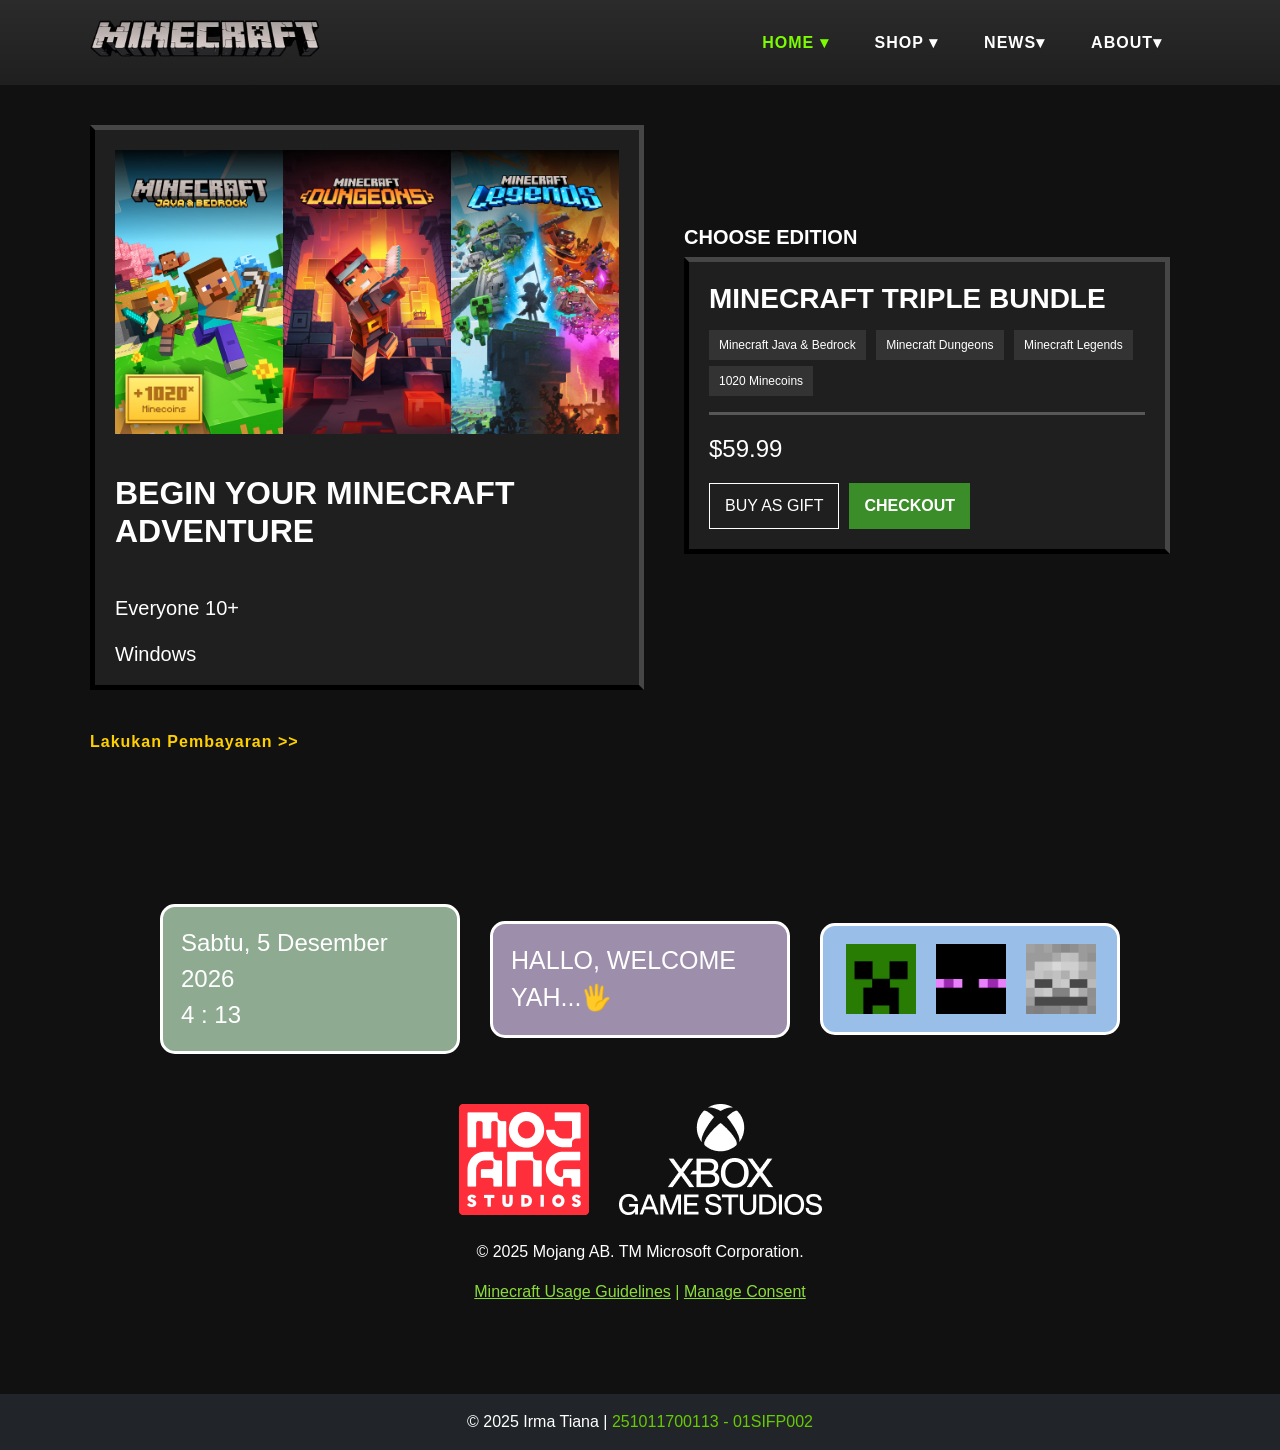
<file: getall3.html>
<!DOCTYPE html>
<html lang="id">
<head>
  <meta charset="UTF-8">
  <meta name="viewport" content="width=device-width, initial-scale=1.0">
  <title>Getall3</title>
  <link rel="stylesheet" href="bar.css">
  <link href="https://cdn.jsdelivr.net/npm/bootstrap@5.3.0/dist/css/bootstrap.min.css" rel="stylesheet">
  <style>
      body {
          background: #111;                                       
          color: white;
          font-family: ystem-ui, -apple-system, BlinkMacSystemFont, 'Segoe UI', Roboto, Oxygen, Ubuntu, Cantarell, 'Open Sans', 'Helvetica Neue', sans-serif;
      }
       .navbar-nav .nav-link.active {
            color: #7CFC00;
        }
      .container {
          display: flex;
          gap: 40px;
          padding: clamp(20px, 4vw, 40px);
          padding-left: 20px;
      }

      /* KIRI */
      .left-content {
          flex: 1;
          background: #1f1f1f;
          border-top: 5px solid#464646;
          border-right:  5px solid #464646;
          border-left:  5px solid #000000;
          border-bottom: 5px solid #000000;
      }
      .card-game img {
          width: 100%;
          display: block;
          padding: 20px;
      }

      /* KANAN */
      .right-content {
        width: 45%;
        padding-top: 100px;
    }


      .info-box {
          background: #1f1f1f;
          border: 1px solid #333;
          padding: 20px; 
          border-top: 5px solid #464646;
          border-right: 5px solid #464646;
          border-left:  5px solid #000000;
          border-bottom: 5px solid #000000;
      }
      .tags span {
          display: inline-block;
          background: #333;
          padding: 6px 10px;
          margin: 6px 6px 0 0;
          font-size: 12px;
      }
      .harga {
          margin: 20px 0;
          font-size: 24px;
      }
      .buttons {
          display: flex;
          gap: 10px;
      }
      .gift {
          background: transparent;
          border: 1px solid white;
          color: white;
          padding: 10px 15px;
      }
        .checkout {
            background: #3b8d2a;
            color: #ffffff;
            padding: 10px 15px;
            border: none;
            font-weight: bold;
            cursor: pointer;
        }

      .card-body {
            background: #111;
            color: #ffffff;
            padding-top: 40px;
            padding-bottom: 50px;
        }

        @media (max-width: 768px) {

        .container {
            flex-direction: column;
            padding: 20px;
            gap: 20px;
        }

        .left-content {
            width: 100%;
        }

        .right-content {
            width: 100%;
            padding-top: 20px;
        }

        .card-game img {
            padding: 10px;
        }

        .buttons {
            flex-direction: column;
        }

        .buttons button {
            width: 100%;
        }

        .harga {
            font-size: 20px;
        }
    }

  </style>
</head>
<body>

  <!--BAR-->
  <nav class="navbar navbar-expand-lg navbar-dark">
      <div class="container">
          <a class="navbar-brand" href="#">
              <img src="Bootstarp/minecrat.png" width="230" alt="Minecraft Logo">
          </a>
          <button class="navbar-toggler" type="button" data-bs-toggle="collapse"
              data-bs-target="#menu">
              <span class="navbar-toggler-icon"></span>
          </button>

          <div class="collapse navbar-collapse" id="menu">
              <ul class="navbar-nav ms-auto align-items-center">
                  <li class="nav-item"><a class="nav-link active" href="index.html">HOME ▾</a></li>
                  <li class="nav-item"><a class="nav-link" href="shop.html">SHOP ▾</a></li>
                  <li class="nav-item"><a class="nav-link" href="news.html">NEWS▾</a></li>
                  <li class="nav-item"><a class="nav-link" href="about.html">ABOUT▾</a></li>
              </ul>
          </div>
      </div>
  </nav>

  <div class="container">

  <!-- KIRI FOTO -->
  <div class="left-content">
    <div class="card-game">
      <img src="Bootstarp/PDP-Hero-Triple-Bundle.jpg" alt="Minecraft">
    </div>

    <h2 class="title" style="padding: 20px;"><b>BEGIN YOUR MINECRAFT ADVENTURE</b></h2>
    <p style="margin-left: 20px; font-size: 20px; padding-top: 15px;">Everyone 10+</p>
    <p style="margin-left: 20px; font-size: 20px; "> Windows</p>
  </div>

  <!-- KANAN -->
  <div class="right-content">
    <h5 class="subtitle"><b>CHOOSE EDITION</b></h5>

      <div class="info-box">
        <h3><b>MINECRAFT TRIPLE BUNDLE</b></h3>

        <div class="tags">
          <span>Minecraft Java & Bedrock</span>
          <span>Minecraft Dungeons</span>
          <span>Minecraft Legends</span>
          <span>1020 Minecoins</span>
        </div>

        <hr style="height:3px; background:#ffffff; border:none;">
        <h3 class="harga">$59.99</h3>

      <div class="buttons">
        <button class="gift">BUY AS GIFT</button>
        <button class="checkout" onclick="window.location.href='formulir-pmbyrn.html'">CHECKOUT </button>
      </div>
    </div>
  </div>
</div>

<!--Formulir pembayaran-->
    <div class="card-next">
        <a href="formulir-pmbyrn.html" style="margin-left: 30px;">Lakukan Pembayaran >></a>
    </div>

<!--dark bg java-->
  <div class="card-body">
    <div class="card-script">
        <div class="card-border">
           <script>
                var waktu = new Date();
                var jam = waktu.getHours();
                var menit = waktu.getMinutes();
                var namaHari = new Array("Minggu", "Senin", "Selasa", "Rabu", "Kamis", "Jum'at", "Sabtu");
                var hari = waktu.getDay();
                var namaBulan = new Array("Januari", "Februari", "Maret", "April", "Mei", "Juni", "Juli", "Agustus", "September", "Oktober", "November", "Desember");
                var bulan = waktu.getMonth();
                var tgl = waktu.getDate();
                var tahun = waktu.getFullYear();
                
                document.write(namaHari[hari] + ", " + tgl + " " + namaBulan[bulan] + " " + tahun);
                document.write("<br>");
                document.write(" " + jam + " : " + menit);
        </script>
        </div>

        <div class="card-border2">
            <script>
                if (jam <= 9) {
                    document.write("HALLO, WELCOME YAH...🖐️");
                } else if (jam <= 14) {
                    document.write("AYO BERMAIN MINECRAFT🫡😶‍🌫️");
                } else if (jam <= 18) {
                    document.write("KEMBANGKAN KREATIFITAS🖐️");
                } else {
                    document.write("MARI KITA BEKERJASAMA!!..");
                }

                document.write("<br>");
            </script>
        </div>

        <div class="card-border3">
            <img src="Bootstarp/creeper .jpg" width="70" alt="">
           <img src="Bootstarp/Pixilart - Enderman head.jpg" width="70" alt="">
           <img src="Bootstarp/curiosities  of minecraft, part 1_10_the skeleton and its characteristics Minecraft Blog.jpg" width="70" alt="">
        </div>
    </div>
    <div class="card-mojang">
        <img src="Bootstarp/Mojang2020Logo.png" alt="">
        <img src="Bootstarp/Logo_Xbox_Game_Studio.png" alt="">
    </div>
    <div style="text-align: center; margin-top: 25px;">
        <footer class="footer" style="margin-bottom: 40px;">
            <p class="footer-text">
                © 2025 Mojang AB. TM Microsoft Corporation.
            </p>
            <div class="footer-links">
                <a href="https://www.minecraft.net/en-us/usage-guidelines" style="color: #8bdc3b;">Minecraft Usage Guidelines</a>
                <span style="color: #8bdc3b;">|</span>
                <a href="#" style="color: #8bdc3b;">Manage Consent</a>
            </div>
        </footer>
    </div>
</div>

<footer class="bg-dark text-white text-center p-3">
    © 2025 Irma Tiana | <span style="color: #66cc00;">251011700113 - 01SIFP002</span>
</footer>
<script src="https://cdn.jsdelivr.net/npm/bootstrap@5.3.3/dist/js/bootstrap.bundle.min.js"></script>
</body>
</html>
</file>
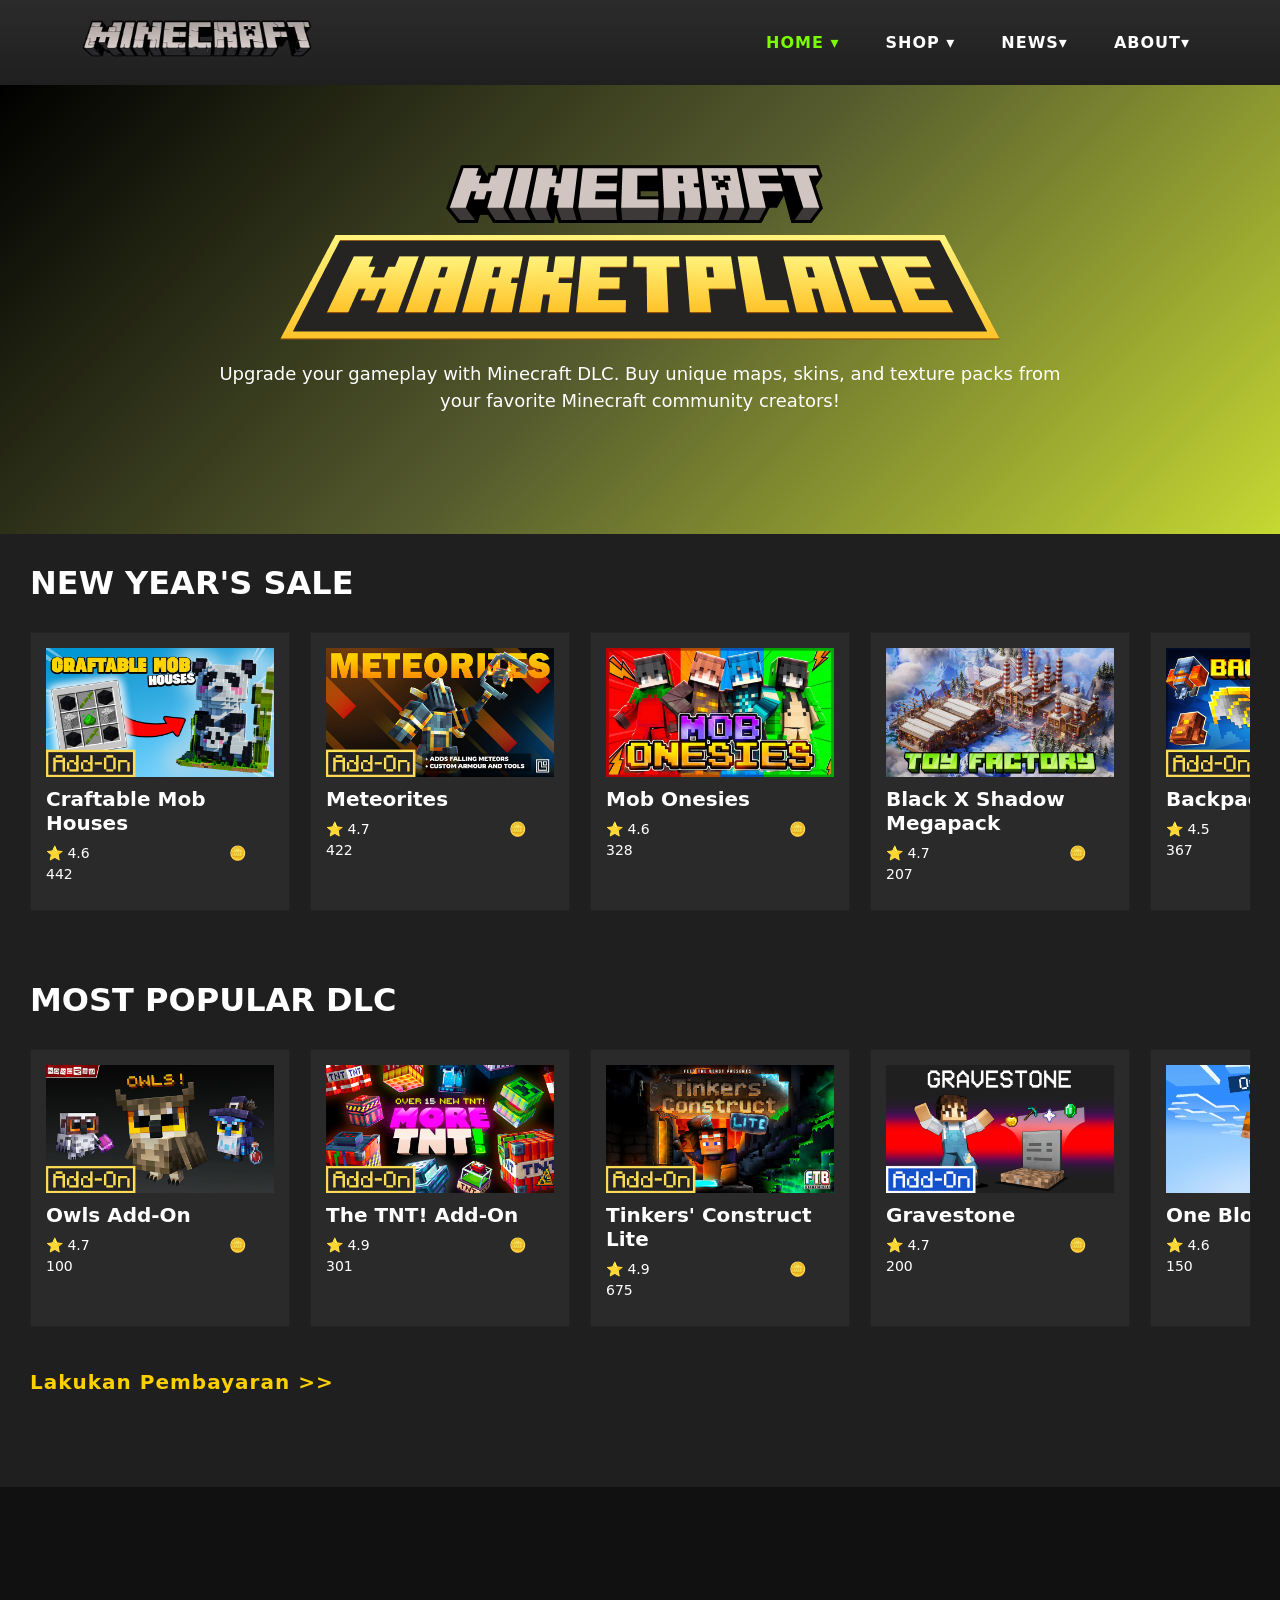
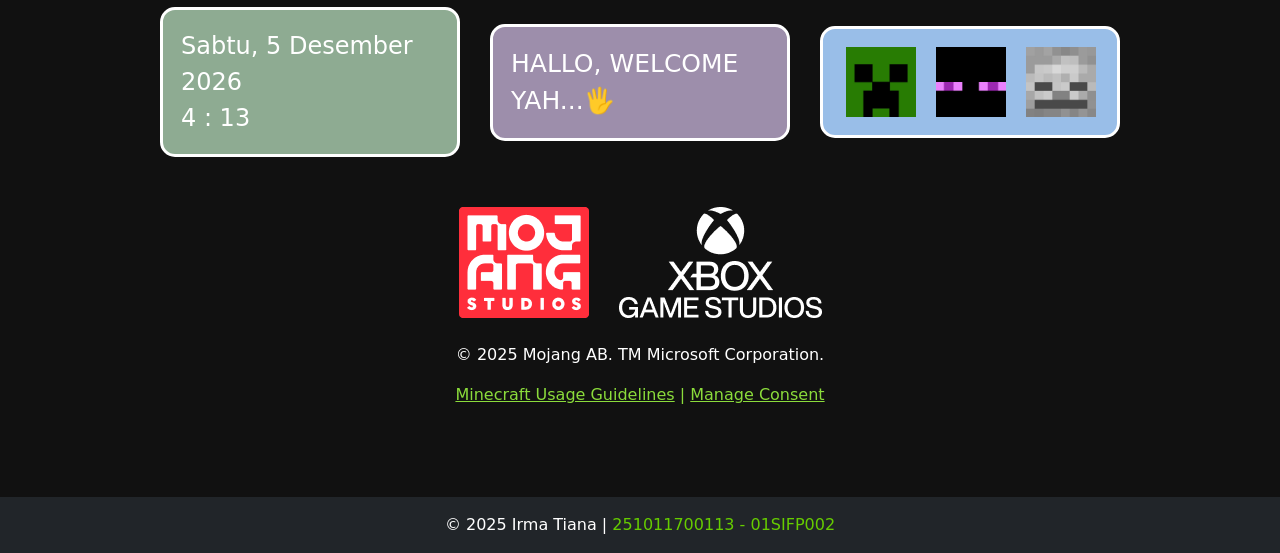
<file: shop.html>
<!DOCTYPE html>
<html lang="en">
<head>
    <meta charset="UTF-8">
    <meta name="viewport" content="width=device-width, initial-scale=1.0">
    <title>Shop</title>
    <link rel="stylesheet" href="bar.css">
    <link href="https://cdn.jsdelivr.net/npm/bootstrap@5.3.3/dist/css/bootstrap.min.css" rel="stylesheet">  
    <style>
    body {
        background: #111;
        color: rgb(255, 255, 255);
        font-family: system-ui, -apple-system, BlinkMacSystemFont, 'Segoe UI', Roboto, Oxygen, Ubuntu, Cantarell,'Open Sans', 'Helvetica Neue', sans-serif;
    }
    .navbar-nav .nav-link.active {
        color: #7CFC00;
    }

    .bg-card {
        background: linear-gradient(135deg, #000000, #565c2e, #c5d832);
        text-align: center;
        padding: 80px 20px 40px;
    }

    .bg-card img {
        max-width: 100%;
        height: auto;
        margin: 0 auto;
        display: block;
    }

    .bg-card p {
        color: white;
        text-align: center;
        padding-top: 20px;
        font-size: 18px;
        margin-bottom: 80px;
    }

    /* SECTION */
    .section {
        background: #1f1f1f;
        padding: 30px;
    }

    .section h2 {
        color: #fff;
        margin-bottom: 30px;
    }

    .slide {
        display: flex;
        gap: 20px;
        overflow-x: auto;
        scroll-behavior: smooth;
        padding-bottom: 10px;
    }

    /* CARD */
    .card {
        min-width: 260px;
        background: #2a2a2a;
        padding: 15px;
        border-radius: 0;
        transition: transform 0.3s ease;
    }

    .card img {
        width: 100%;
    }

    .card:hover {
        transform: scale(1.05);
    }

    /* TEXT */
    .shop-card {
        padding-top: 10px;
        font-size: 14px;
        color: #fff;
        line-height: 1.5;
        margin-bottom: 10px;
    }

    /* FOOTER */
    .card-body {
        background: #111;
        color: #ffffff;
        padding-top: 20px;
        padding-bottom: 50px;
    }

    /* RESPONSIVE */
    @media (max-width: 768px) {
        .section {
            padding: 20px;
        }

        .bg-card p {
            font-size: 16px;
        }

        .card {
            min-width: 220px;
        }
    }

    </style>                                     
</head>
<body>
    
<!--BAR-->
  <nav class="navbar navbar-expand-lg navbar-dark">
      <div class="container">
          <a class="navbar-brand" href="#">
              <img src="Bootstarp/minecrat.png" width="230" alt="Minecraft Logo">
          </a>
          <button class="navbar-toggler" type="button" data-bs-toggle="collapse"
              data-bs-target="#menu">
              <span class="navbar-toggler-icon"></span>
          </button>

          <div class="collapse navbar-collapse" id="menu">
              <ul class="navbar-nav ms-auto align-items-center">
                  <li class="nav-item"><a class="nav-link active" href="index.html">HOME ▾</a></li>
                  <li class="nav-item"><a class="nav-link" href="shop.html">SHOP ▾</a></li>
                  <li class="nav-item"><a class="nav-link" href="news.html">NEWS▾</a></li>
                  <li class="nav-item"><a class="nav-link" href="about.html">ABOUT▾</a></li>
              </ul>
          </div>
      </div>
  </nav>

 <!--content-->
 <div class="bg-card">
    <img src="Bootstarp/MarketplaceLogo.png" alt="">
    <p>Upgrade your gameplay with Minecraft DLC. Buy unique maps, skins, and texture packs from<br> your favorite Minecraft community creators!</p>
 </div>

 <div class="section">
    <h2><b>NEW YEAR'S SALE</b></h2>

    <div class="slide" id="slider">
        <div class="card">
            <img src="Bootstarp/CraftableMobHouses_Thumbnail_0.jpg">
            <div class="shop-card">
                    <h5><b>Craftable Mob Houses </b></h5>
                <span style="margin-right: 135px;">⭐ 4.6</span>
                <span>🪙 442</span>
            </div>
        </div>

        <div class="card">
            <img src="Bootstarp/Meteorites_Thumbnail_0.jpg">
            <div class="shop-card">
                    <h5><b>Meteorites </b></h5>
                <span style="margin-right: 135px;">⭐ 4.7</span>
                <span>🪙 422</span>
            </div>
        </div>

        <div class="card">
            <img src="Bootstarp/mobonesies_thumbnail_0.jpg">
            <div class="shop-card">
                    <h5><b>Mob Onesies</b></h5>
                <span style="margin-right: 135px;">⭐ 4.6</span>
                <span>🪙 328</span>
            </div>
        </div>

        <div class="card">
            <img src="Bootstarp/ContentName_Thumbnail_0.jpg">
           <div class="shop-card">
                    <h5><b>Black X Shadow Megapack</b></h5>
                <span style="margin-right: 135px;">⭐ 4.7</span>
                <span>🪙 207</span>
            </div>
        </div>

        <div class="card">
            <img src="Bootstarp/BundleBackpack_Thumbnail_0.jpg">
            <div class="shop-card">
                    <h5><b>Backpack</b></h5>
                <span style="margin-right: 135px;">⭐ 4.5</span>
                <span>🪙 367</span>
            </div>
        </div>

        <div class="card">
            <img src="Bootstarp/EternalEnd_Thumbnail_0.jpg">
           <div class="shop-card">
                    <h5><b>Eternal End 1.1 Add-On</b></h5>
                <span style="margin-right: 135px;">⭐ 4.8</span>
                <span>🪙 897</span>
            </div>
        </div>      
    </div>
 </div>


 <div class="section" style="margin-bottom: 50px;">
    <h2><b>MOST POPULAR DLC </b></h2>

    <div class="slide" id="slider">
       
        <div class="card">
            <img src="Bootstarp/Owl_Thumbnail_0.jpg">
            <div class="shop-card">
                    <h5><b>Owls Add-On</b></h5>
                <span style="margin-right: 135px;">⭐ 4.7</span>
                <span>🪙 100</span>
            </div>
        </div>

        <div class="card">
            <img src="Bootstarp/MoreTNT_Thumbnail_0.jpg">
            <div class="shop-card">
                    <h5><b>The TNT! Add-On</b></h5>
                <span style="margin-right: 135px;">⭐ 4.9</span>
                <span>🪙 301</span>
            </div>
        </div>

        <div class="card">
            <img src="Bootstarp/Tinkers_Construct_Lite-Thumbnail_0.jpg">
            <div class="shop-card">
                    <h5><b>Tinkers' Construct Lite</b></h5>
                <span style="margin-right: 135px;">⭐ 4.9</span>
                <span>🪙 675</span>
            </div>
        </div>

        <div class="card">
            <img src="Bootstarp/gravestone_Thumbnail_0.jpg">
            <div class="shop-card">
                    <h5><b>Gravestone</b></h5>
                <span style="margin-right: 135px;">⭐ 4.7</span>
                <span>🪙 200</span>
            </div>
        </div>

       <div class="card">
            <img src="Bootstarp/OB_thumbnail_0.jpg">
           <div class="shop-card">
                    <h5><b>One Block</b></h5>
                <span style="margin-right: 135px;">⭐ 4.6</span>
                <span>🪙 150</span>
            </div>
        </div>

        <div class="card">
            <img src="Bootstarp/TWF_looky_Thumbnail.jpg">
            <div class="shop-card">
                    <h5><b>Looky Tool</b></h5>
                <span style="margin-right: 135px;">⭐ 4.8</span>
                <span>🪙 550</span>
            </div>
        </div>      
    </div>
    <!--Formulir pembayaran-->
    <div class="card-next">
        <a href="formulir-pmbyrn.html" style="padding-top: 30px; padding-left: 0; font-size: 20px;"> Lakukan  Pembayaran >></a>
    </div>
 </div>


<!--dark bg java-->
  <div class="card-body">
    <div class="card-script">
        <div class="card-border">
            <script>
                var waktu = new Date();
                var jam = waktu.getHours();
                var menit = waktu.getMinutes();
                var namaHari = new Array("Minggu", "Senin", "Selasa", "Rabu", "Kamis", "Jum'at", "Sabtu");
                var hari = waktu.getDay();
                var namaBulan = new Array("Januari", "Februari", "Maret", "April", "Mei", "Juni", "Juli", "Agustus", "September", "Oktober", "November", "Desember");
                var bulan = waktu.getMonth();
                var tgl = waktu.getDate();
                var tahun = waktu.getFullYear();
                
                document.write(namaHari[hari] + ", " + tgl + " " + namaBulan[bulan] + " " + tahun);
                document.write("<br>");
                document.write(" " + jam + " : " + menit);
        </script>
        </div>

        <div class="card-border2">
            <script>
                if (jam <= 9) {
                    document.write("HALLO, WELCOME YAH...🖐️");
                } else if (jam <= 14) {
                    document.write("AYO BERMAIN MINECRAFT🫡😶‍🌫️");
                } else if (jam <= 18) {
                    document.write("KEMBANGKAN KREATIFITAS🖐️");
                } else {
                    document.write("MARI KITA BEKERJASAMA!!..");
                }

                document.write("<br>");
            </script>
        </div>

        <div class="card-border3">
           <img src="Bootstarp/creeper .jpg" width="70" alt="">
           <img src="Bootstarp/Pixilart - Enderman head.jpg" width="70" alt="">
           <img src="Bootstarp/curiosities  of minecraft, part 1_10_the skeleton and its characteristics Minecraft Blog.jpg" width="70" alt="">
        </div>
    </div>
    <div class="card-mojang">
        <img src="Bootstarp/Mojang2020Logo.png" alt="">
        <img src="Bootstarp/Logo_Xbox_Game_Studio.png" alt="">
    </div>
    <div style="text-align: center; margin-top: 25px;">
        <footer class="footer" style="margin-bottom: 40px;">
            <p class="footer-text">
                © 2025 Mojang AB. TM Microsoft Corporation.
            </p>
            <div class="footer-links">
                <a href="https://www.minecraft.net/en-us/usage-guidelines" style="color: #8bdc3b;">Minecraft Usage Guidelines</a>
                <span style="color: #8bdc3b;">|</span>
                <a href="#" style="color: #8bdc3b;">Manage Consent</a>
            </div>
        </footer>
    </div>
</div>
<footer class="bg-dark text-white text-center p-3">
    © 2025 Irma Tiana | <span style="color: #66cc00;">251011700113 - 01SIFP002</span>
</footer>
<script src="https://cdn.jsdelivr.net/npm/bootstrap@5.3.3/dist/js/bootstrap.bundle.min.js"></script>
</body>
</html>
</file>
<file: formuli.css>
.card-bg {
            background: #1f1f1f;
            border: 1px solid #333;
            border-top: 5px solid #464646;
            border-right: 5px solid #464646;
            border-left: 5px solid #000;
            border-bottom: 5px solid #000;
            padding: 25px 30px;
            width: 500px;
            margin: 0 auto;
            color: #fff;
            font-family: Arial, sans-serif;
            margin-bottom: 80px;
        }

        .card-h1 {
            text-align: center;
            margin: 40px 0 20px;
        }

        .card-h1 h1 {
            color: #7CFC00;
            letter-spacing: 1px;
        }

        .card-bg table {
            border-spacing: 0 10px;
        }

        /* Label */
        .card-bg td:first-child {
            color: #ccc;
            font-size: 14px;
            padding-right: 12px;
        }

        .card-bg input,
        .card-bg select {
            width: 100%;
            padding: 7px 10px;
            background: #2a2a2a;
            border: none;
            color: #fff;
            border-radius: 3px;
        }

        .card-bg input[type="checkbox"] {
            width: auto;
            margin-right: 5px;
            margin-left: 8px;
        }

        /* Tombol minimal */
        .card-bg input[type="submit"],
        .card-bg input[type="reset"] {
            padding: 7px 16px;
            border: none;
            border-radius: 3px;
            cursor: pointer;
            font-size: 14px;
        }

        .card-bg input[type="submit"] {
            background: #7CFC00;
            color: #000;
        }

        .card-bg input[type="reset"] {
            background: #444;
            color: #fff;
        }
        /* Overlay gelap */
        .modal-overlay {
            position: fixed;
            inset: 0;
            background: rgba(0,0,0,0.6);
            display: none;
            align-items: center;
            justify-content: center;
            z-index: 9999;
        }

    /* Kotak modal */
        .modal-box {
            background: #1a1a1a;
            color: #fff;
            width: 420px;
            padding: 22px 25px;
            border-radius: 12px;
            box-shadow: 0 20px 40px rgba(0,0,0,0.5);
            animation: scaleIn .2s ease;
        }

    /* Header */
        .modal-header {
            display: flex;
            align-items: center;
            gap: 8px;
            font-size: 14px;
            margin-bottom: 12px;
            color: #ccc;
        }

        .modal-icon {
            font-size: 18px;
        }

    /* Tombol */
        .modal-actions {
            text-align: right;
            margin-top: 18px;
        }

        .modal-actions button {
            background: #f5d28a;
            border: none;
            padding: 8px 18px;
            border-radius: 10px;
            font-weight: bold;
            cursor: pointer;
        }

        .modal-actions button:hover {
            background: #e8c06a;
        }

        /* Animasi */
    
        @keyframes scaleIn {
        from { transform: scale(.9); opacity: 0; }
        to   { transform: scale(1); opacity: 1; }
        }

        @media (max-width: 600px) {
        .card-bg {
            width: 90%;
            padding: 20px;
        }

        .modal-box {
            width: 90%;
        }
        }
</file>
<file: bar.css>
/* Bootstrap Navbar */
.navbar {
    height: 85px;
    background: linear-gradient(#2b2b2b, #1f1f1f);
}

.navbar-nav .nav-link {
    color: white;
    font-weight: 700;
    letter-spacing: 1px;
    margin-left: 30px;
}

.navbar-nav .nav-link:hover,
.navbar-nav .nav-link.active {
    color: #7CFC00;
}

/* JavaScript */
.card-mojang,
.card-script {
    margin-top: 50px;
    display: flex;
    justify-content: center;
    align-items: center;
    gap: 30px;
    width: 100%;
}

/* Card */
.card-border,
.card-border2,
.card-border3 {
    width: 300px;
    padding: 18px;
    border-radius: 15px;
    border: 3px solid #fff;
}

.card-border {
    background-color: rgb(142, 171, 146);
    font-size: 24px;
}

.card-border2 {
    background-color: rgb(157, 142, 171);
    font-size: 25px;
}

.card-border3 {
    background-color: rgb(153, 190, 232);
    display: flex;
    gap: 20px;
    padding-left: 23px;
}

/* Next Link */
.card-next a {
    display: inline-block;
    padding-left: 60px;
    padding-bottom: 60px;
    color: #ffd000;
    text-decoration: none;
    font-weight: 800;
    letter-spacing: 1px;
}

.card-next a:hover {
    text-decoration: underline;
    color: #afb560;
}
</file>
